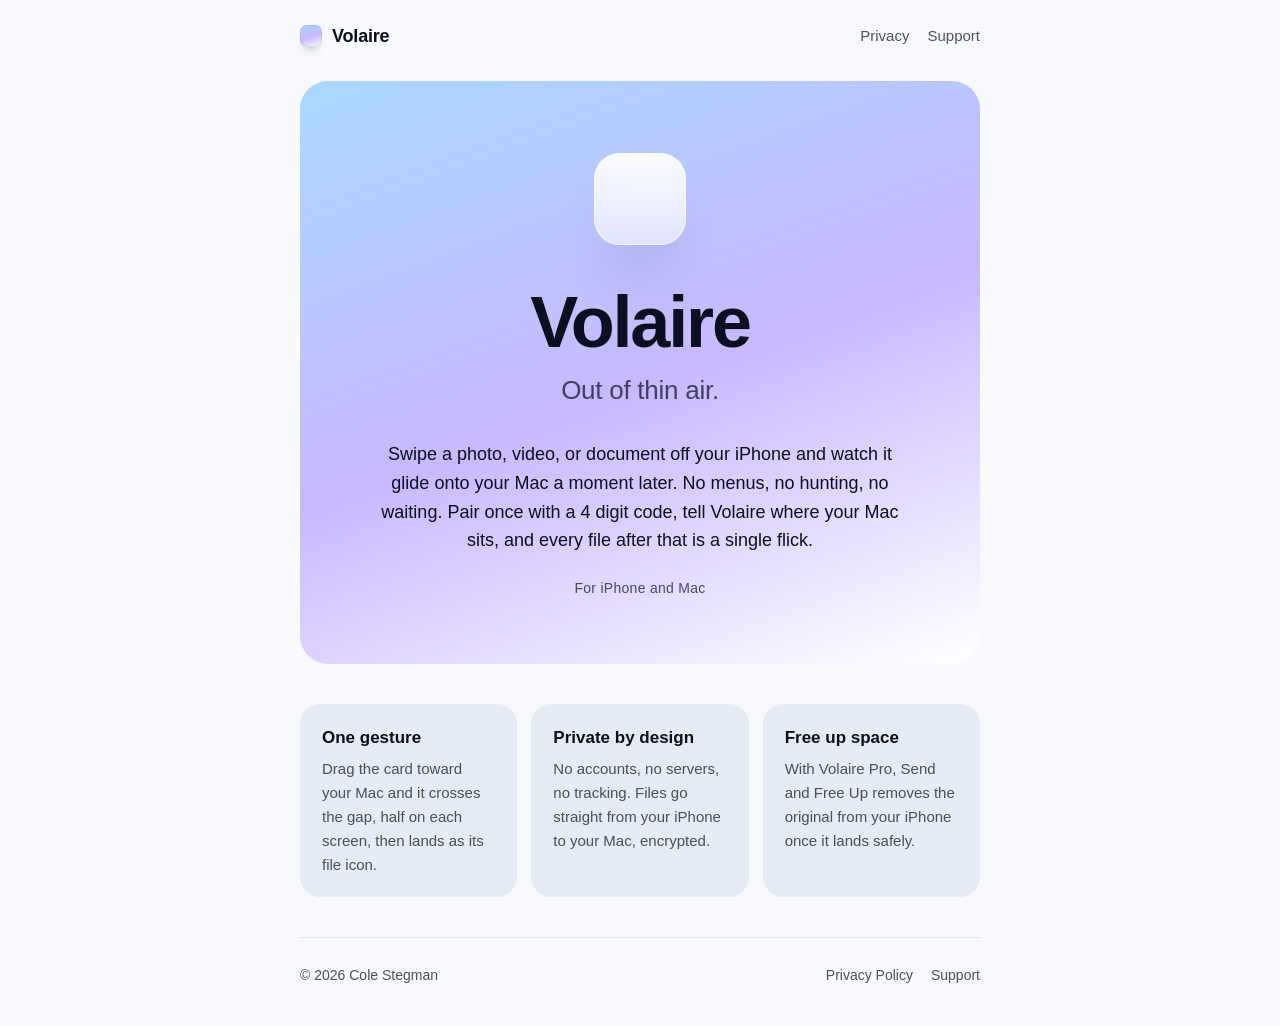
<file: index.html>
<!doctype html>
<html lang="en">
<head>
  <meta charset="utf-8">
  <meta name="viewport" content="width=device-width, initial-scale=1">
  <title>Volaire</title>
  <meta name="description" content="Volaire. Out of thin air. Swipe a photo or file off your iPhone and watch it land on your Mac.">
  <meta name="color-scheme" content="light dark">
  <meta name="theme-color" content="#F7F9FC" media="(prefers-color-scheme: light)">
  <meta name="theme-color" content="#0B1020" media="(prefers-color-scheme: dark)">
  <link rel="stylesheet" href="style.css">
</head>
<body>
  <div class="wrap">
    <header class="top">
      <a class="brand" href="./" aria-current="page"><span class="mark" aria-hidden="true"></span>Volaire</a>
      <nav aria-label="Site">
        <a href="privacy.html">Privacy</a>
        <a href="support.html">Support</a>
      </nav>
    </header>

    <main>
      <section class="hero">
        <div class="tile" aria-hidden="true"></div>
        <h1>Volaire</h1>
        <p class="tagline">Out of thin air.</p>
        <p class="lede">Swipe a photo, video, or document off your iPhone and watch it glide onto your Mac a moment later. No menus, no hunting, no waiting. Pair once with a 4 digit code, tell Volaire where your Mac sits, and every file after that is a single flick.</p>
        <p class="platforms">For iPhone and Mac</p>
      </section>

      <section class="cards" aria-label="Highlights">
        <div class="card">
          <h3>One gesture</h3>
          <p>Drag the card toward your Mac and it crosses the gap, half on each screen, then lands as its file icon.</p>
        </div>
        <div class="card">
          <h3>Private by design</h3>
          <p>No accounts, no servers, no tracking. Files go straight from your iPhone to your Mac, encrypted.</p>
        </div>
        <div class="card">
          <h3>Free up space</h3>
          <p>With Volaire Pro, Send and Free Up removes the original from your iPhone once it lands safely.</p>
        </div>
      </section>
    </main>

    <footer>
      <span>&copy; 2026 Cole Stegman</span>
      <nav aria-label="Legal">
        <a href="privacy.html">Privacy Policy</a>
        <a href="support.html">Support</a>
      </nav>
    </footer>
  </div>
</body>
</html>
</file>
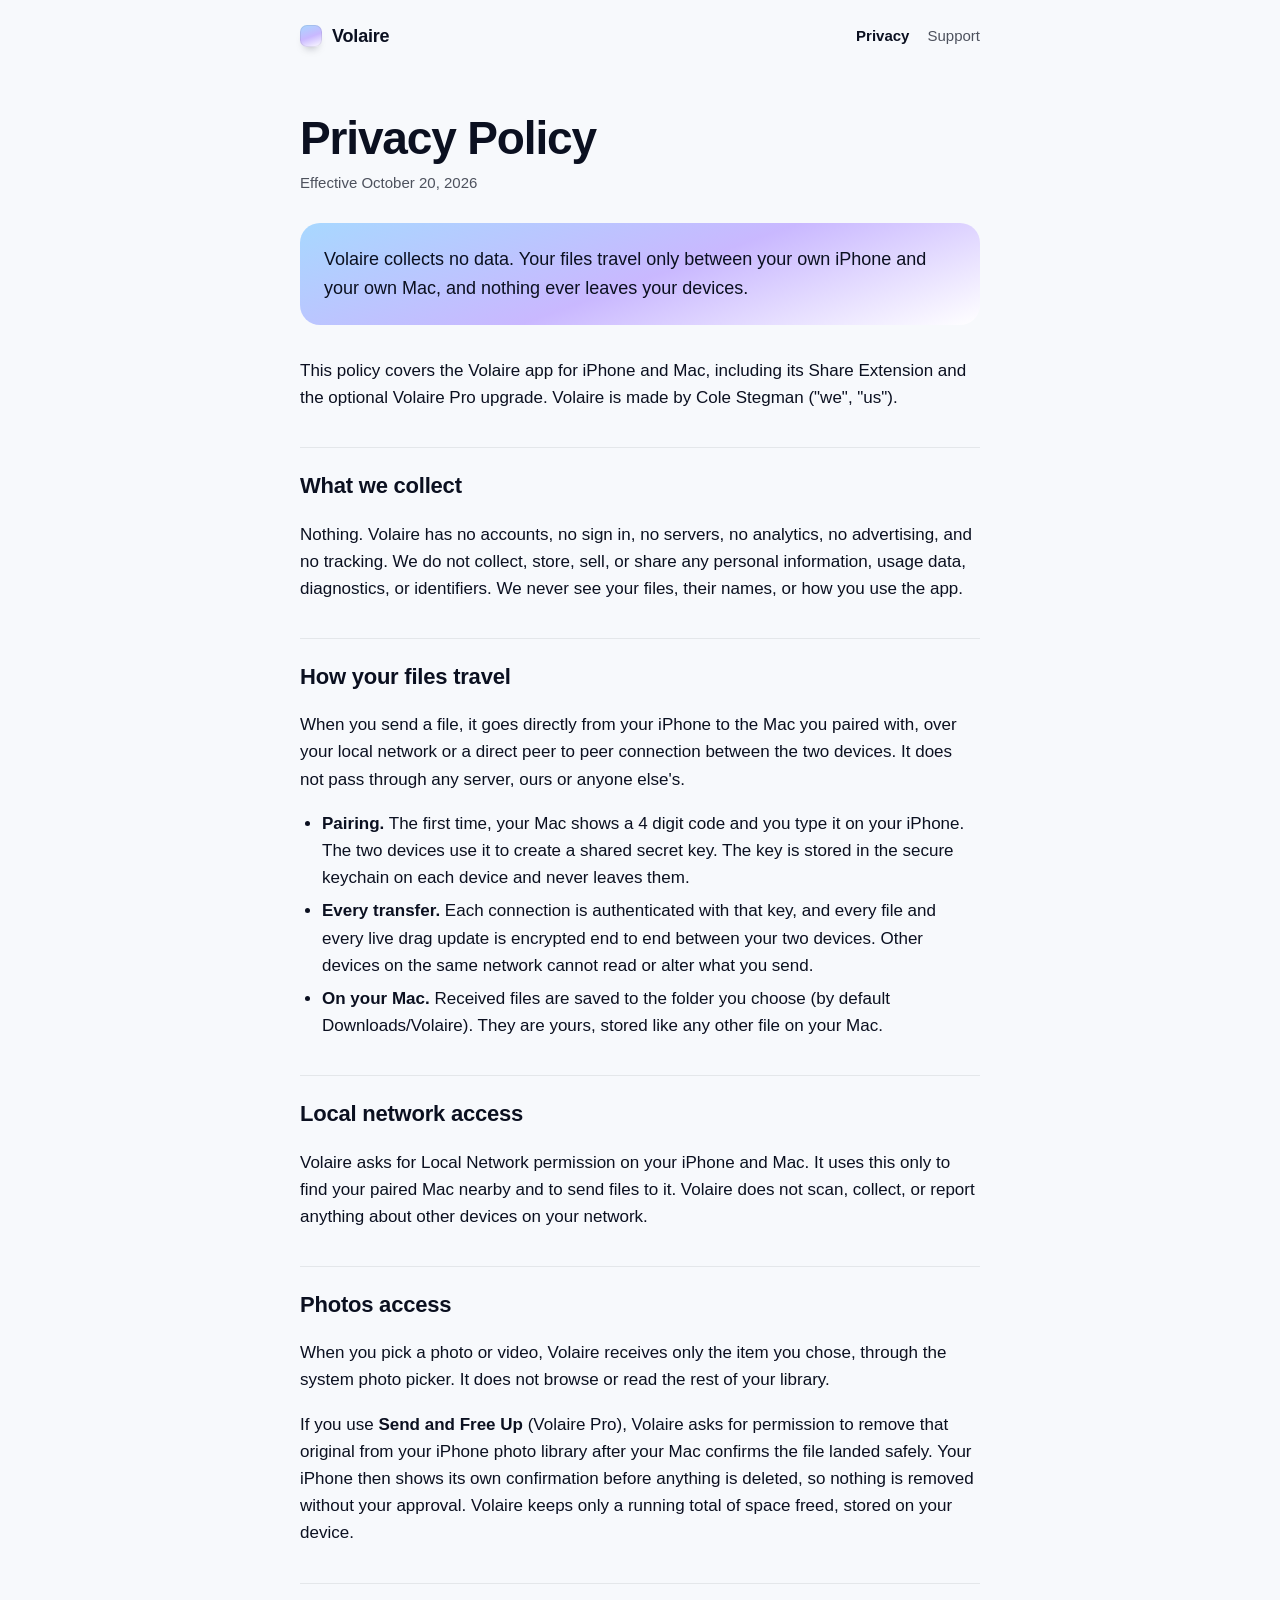
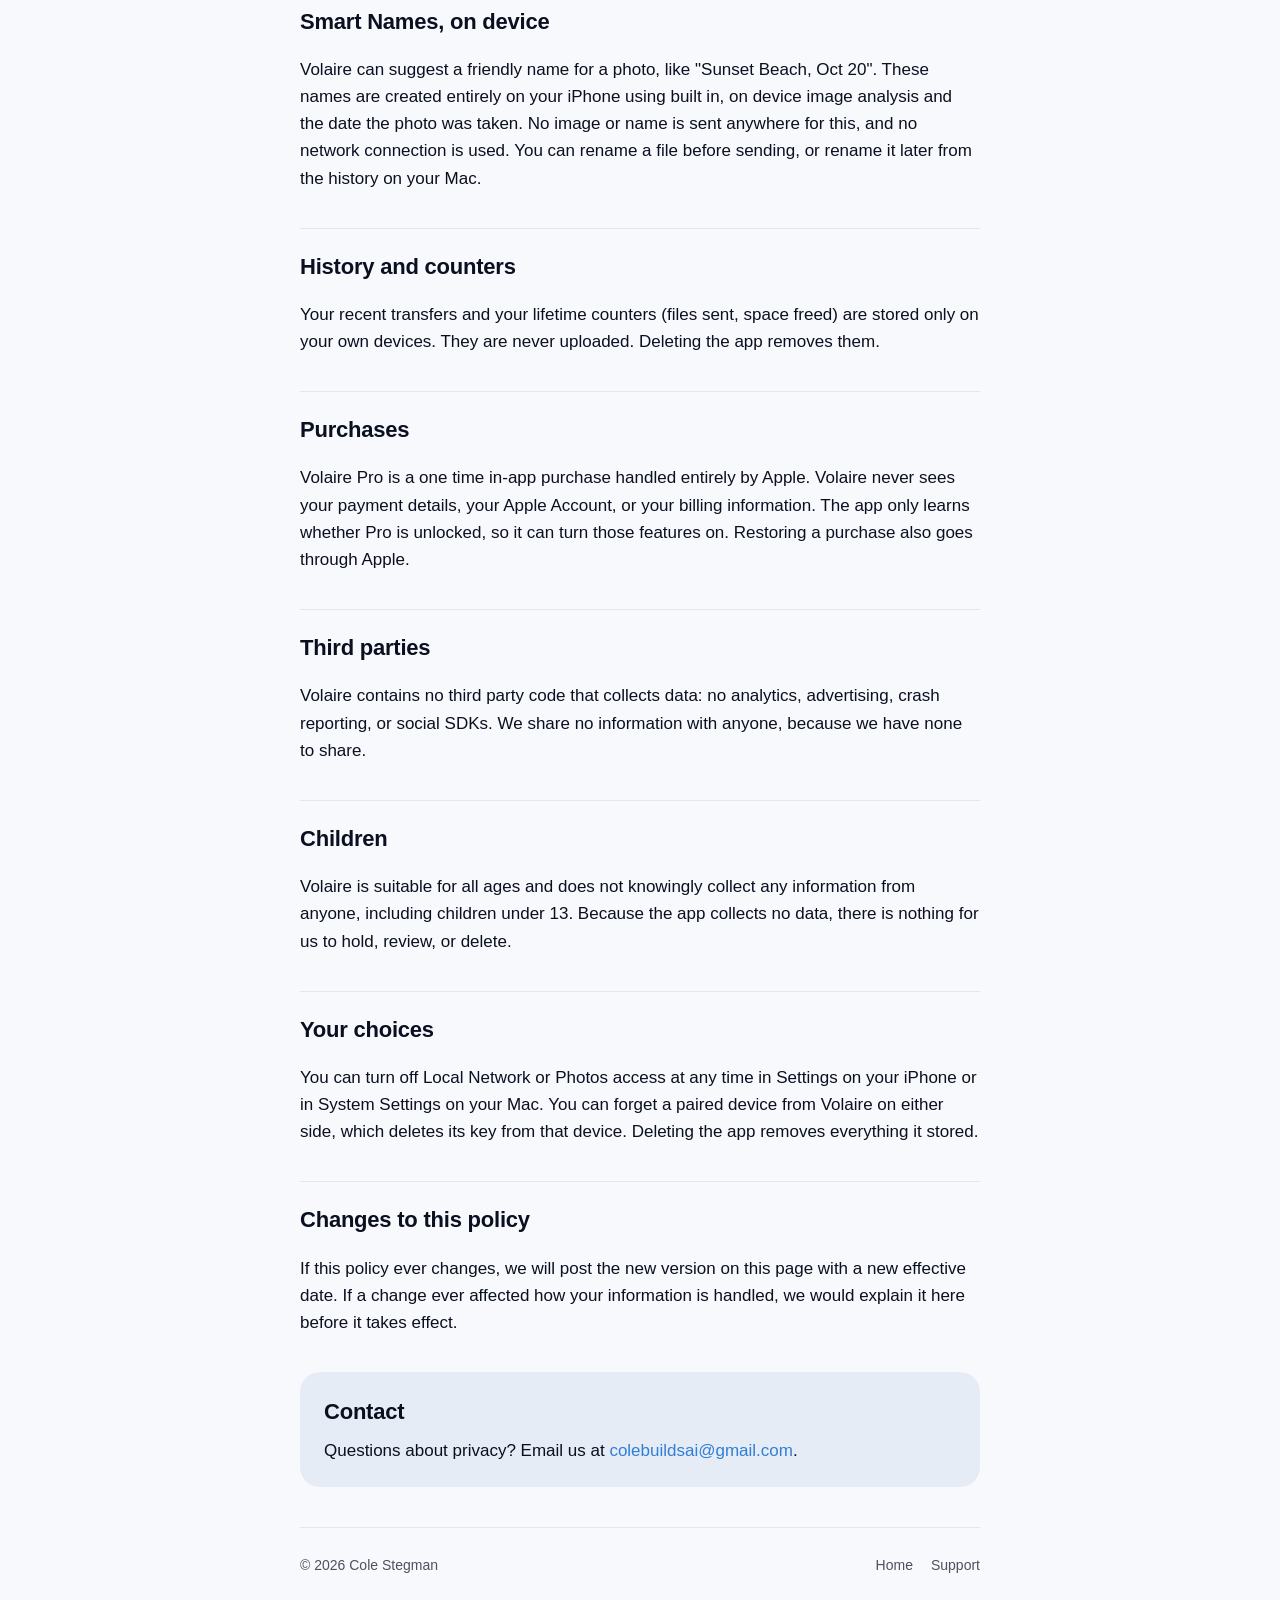
<file: privacy.html>
<!doctype html>
<html lang="en">
<head>
  <meta charset="utf-8">
  <meta name="viewport" content="width=device-width, initial-scale=1">
  <title>Volaire Privacy</title>
  <meta name="description" content="Volaire privacy policy. Volaire collects no data. Files travel only between your own paired devices.">
  <meta name="color-scheme" content="light dark">
  <meta name="theme-color" content="#F7F9FC" media="(prefers-color-scheme: light)">
  <meta name="theme-color" content="#0B1020" media="(prefers-color-scheme: dark)">
  <link rel="stylesheet" href="style.css">
</head>
<body>
  <div class="wrap">
    <header class="top">
      <a class="brand" href="./"><span class="mark" aria-hidden="true"></span>Volaire</a>
      <nav aria-label="Site">
        <a href="privacy.html" aria-current="page">Privacy</a>
        <a href="support.html">Support</a>
      </nav>
    </header>

    <main class="doc">
      <h1>Privacy Policy</h1>
      <p class="meta">Effective October 20, 2026</p>

      <p class="summary">Volaire collects no data. Your files travel only between your own iPhone and your own Mac, and nothing ever leaves your devices.</p>

      <p>This policy covers the Volaire app for iPhone and Mac, including its Share Extension and the optional Volaire Pro upgrade. Volaire is made by Cole Stegman ("we", "us").</p>

      <h2>What we collect</h2>
      <p>Nothing. Volaire has no accounts, no sign in, no servers, no analytics, no advertising, and no tracking. We do not collect, store, sell, or share any personal information, usage data, diagnostics, or identifiers. We never see your files, their names, or how you use the app.</p>

      <h2>How your files travel</h2>
      <p>When you send a file, it goes directly from your iPhone to the Mac you paired with, over your local network or a direct peer to peer connection between the two devices. It does not pass through any server, ours or anyone else's.</p>
      <ul>
        <li><strong>Pairing.</strong> The first time, your Mac shows a 4 digit code and you type it on your iPhone. The two devices use it to create a shared secret key. The key is stored in the secure keychain on each device and never leaves them.</li>
        <li><strong>Every transfer.</strong> Each connection is authenticated with that key, and every file and every live drag update is encrypted end to end between your two devices. Other devices on the same network cannot read or alter what you send.</li>
        <li><strong>On your Mac.</strong> Received files are saved to the folder you choose (by default Downloads/Volaire). They are yours, stored like any other file on your Mac.</li>
      </ul>

      <h2>Local network access</h2>
      <p>Volaire asks for Local Network permission on your iPhone and Mac. It uses this only to find your paired Mac nearby and to send files to it. Volaire does not scan, collect, or report anything about other devices on your network.</p>

      <h2>Photos access</h2>
      <p>When you pick a photo or video, Volaire receives only the item you chose, through the system photo picker. It does not browse or read the rest of your library.</p>
      <p>If you use <strong>Send and Free Up</strong> (Volaire Pro), Volaire asks for permission to remove that original from your iPhone photo library after your Mac confirms the file landed safely. Your iPhone then shows its own confirmation before anything is deleted, so nothing is removed without your approval. Volaire keeps only a running total of space freed, stored on your device.</p>

      <h2>Smart Names, on device</h2>
      <p>Volaire can suggest a friendly name for a photo, like "Sunset Beach, Oct 20". These names are created entirely on your iPhone using built in, on device image analysis and the date the photo was taken. No image or name is sent anywhere for this, and no network connection is used. You can rename a file before sending, or rename it later from the history on your Mac.</p>

      <h2>History and counters</h2>
      <p>Your recent transfers and your lifetime counters (files sent, space freed) are stored only on your own devices. They are never uploaded. Deleting the app removes them.</p>

      <h2>Purchases</h2>
      <p>Volaire Pro is a one time in-app purchase handled entirely by Apple. Volaire never sees your payment details, your Apple Account, or your billing information. The app only learns whether Pro is unlocked, so it can turn those features on. Restoring a purchase also goes through Apple.</p>

      <h2>Third parties</h2>
      <p>Volaire contains no third party code that collects data: no analytics, advertising, crash reporting, or social SDKs. We share no information with anyone, because we have none to share.</p>

      <h2>Children</h2>
      <p>Volaire is suitable for all ages and does not knowingly collect any information from anyone, including children under 13. Because the app collects no data, there is nothing for us to hold, review, or delete.</p>

      <h2>Your choices</h2>
      <p>You can turn off Local Network or Photos access at any time in Settings on your iPhone or in System Settings on your Mac. You can forget a paired device from Volaire on either side, which deletes its key from that device. Deleting the app removes everything it stored.</p>

      <h2>Changes to this policy</h2>
      <p>If this policy ever changes, we will post the new version on this page with a new effective date. If a change ever affected how your information is handled, we would explain it here before it takes effect.</p>

      <div class="contact">
        <h2 style="border:0;margin-top:0;padding-top:0">Contact</h2>
        <p>Questions about privacy? Email us at <a href="mailto:colebuildsai@gmail.com?subject=Volaire%20privacy">colebuildsai@gmail.com</a>.</p>
      </div>
    </main>

    <footer>
      <span>&copy; 2026 Cole Stegman</span>
      <nav aria-label="Legal">
        <a href="./">Home</a>
        <a href="support.html">Support</a>
      </nav>
    </footer>
  </div>
</body>
</html>
</file>
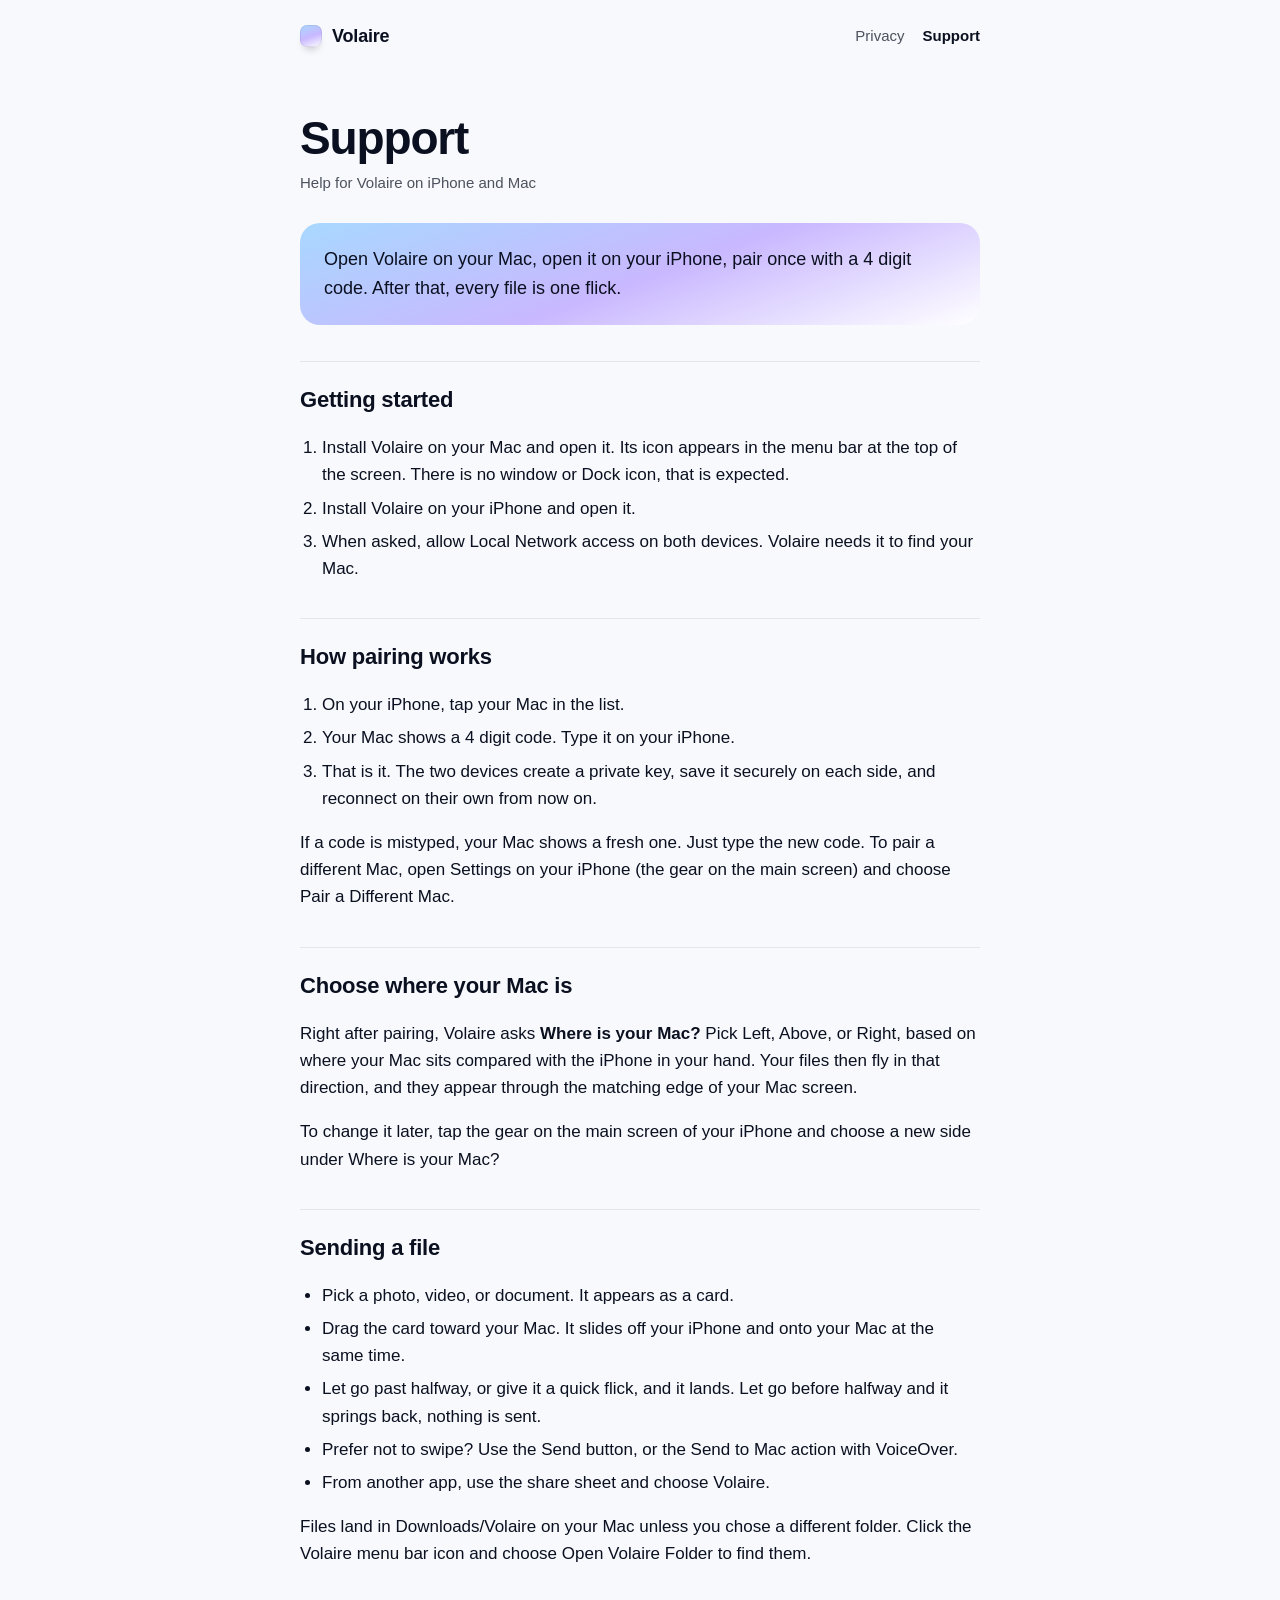
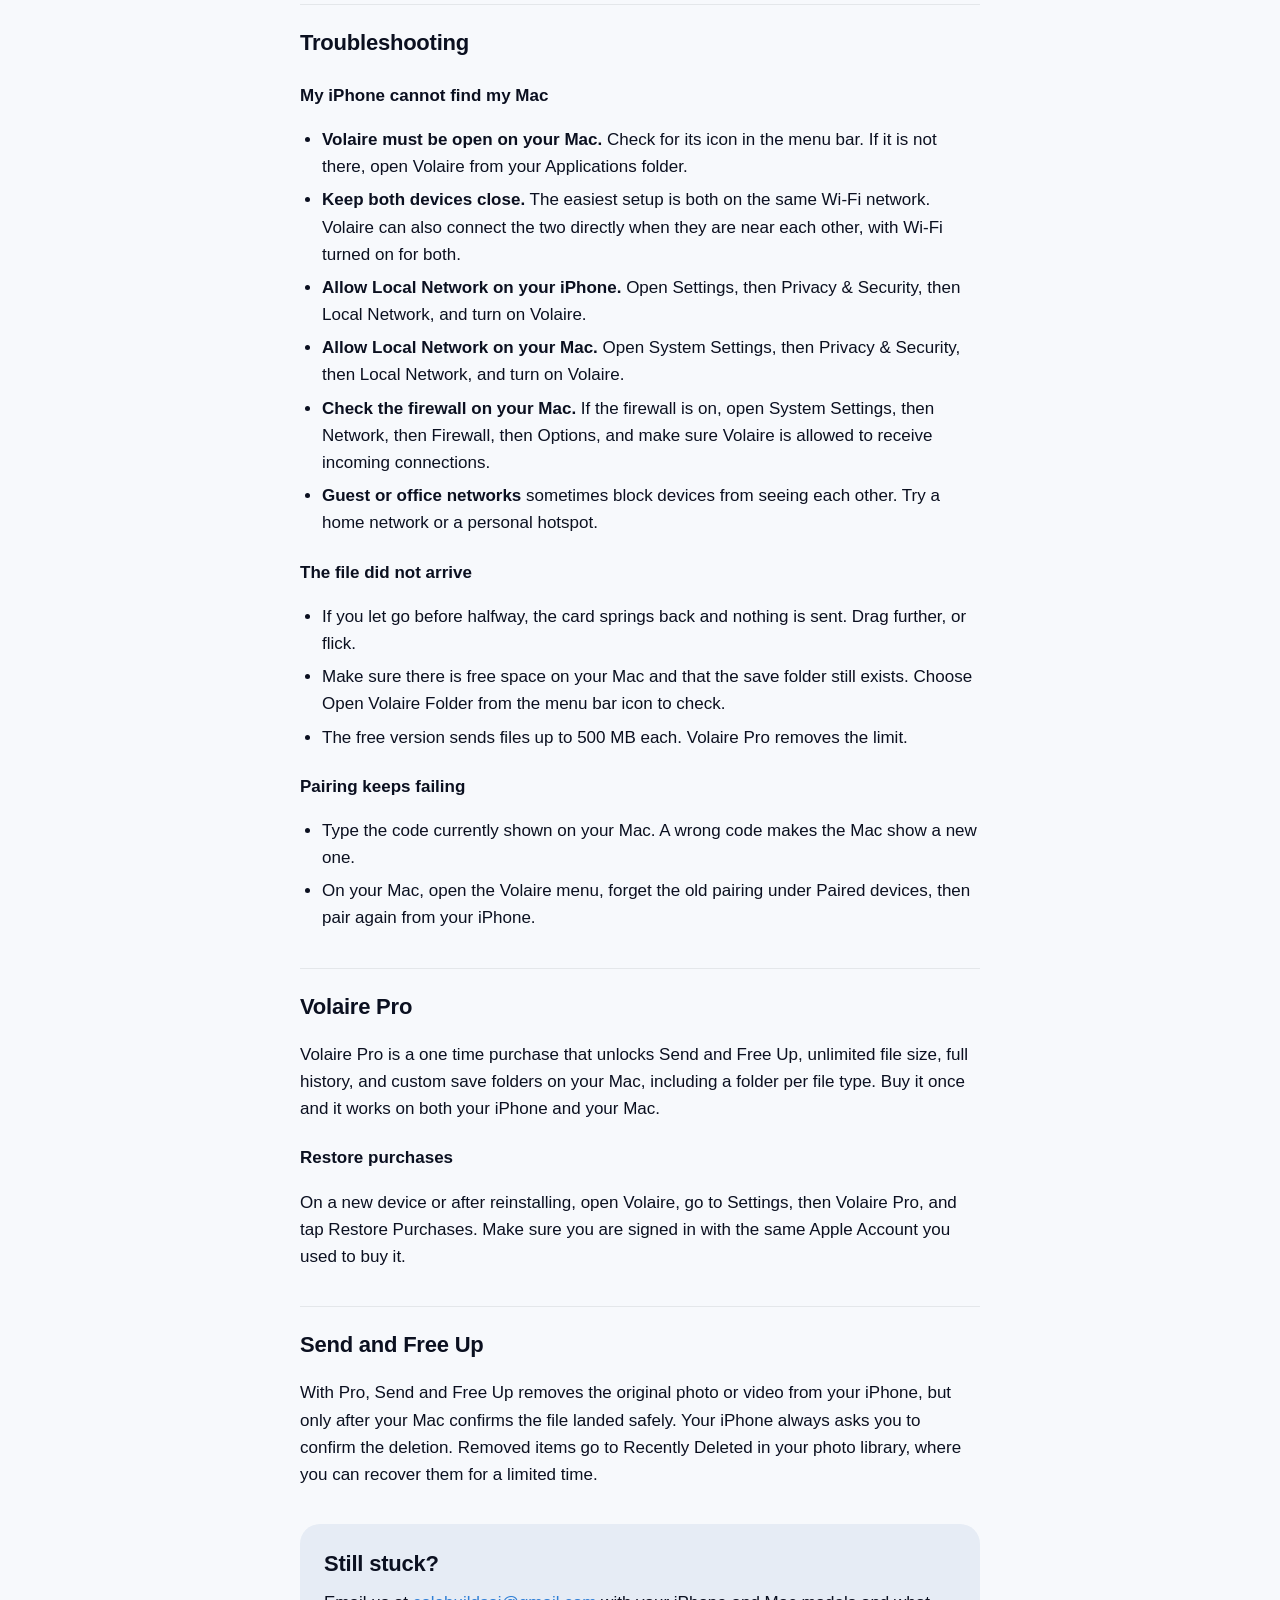
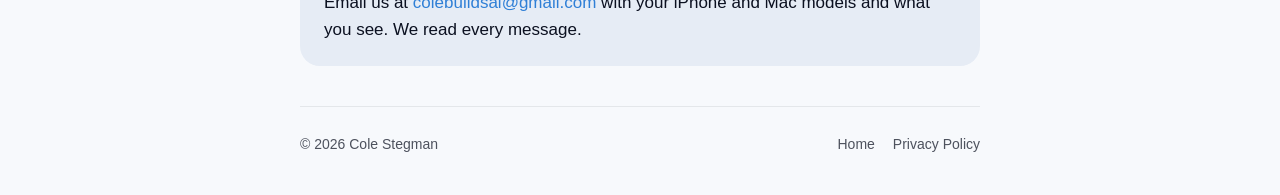
<file: support.html>
<!doctype html>
<html lang="en">
<head>
  <meta charset="utf-8">
  <meta name="viewport" content="width=device-width, initial-scale=1">
  <title>Volaire Support</title>
  <meta name="description" content="Volaire support. Pairing, troubleshooting, choosing where your Mac is, and restoring purchases.">
  <meta name="color-scheme" content="light dark">
  <meta name="theme-color" content="#F7F9FC" media="(prefers-color-scheme: light)">
  <meta name="theme-color" content="#0B1020" media="(prefers-color-scheme: dark)">
  <link rel="stylesheet" href="style.css">
</head>
<body>
  <div class="wrap">
    <header class="top">
      <a class="brand" href="./"><span class="mark" aria-hidden="true"></span>Volaire</a>
      <nav aria-label="Site">
        <a href="privacy.html">Privacy</a>
        <a href="support.html" aria-current="page">Support</a>
      </nav>
    </header>

    <main class="doc">
      <h1>Support</h1>
      <p class="meta">Help for Volaire on iPhone and Mac</p>

      <p class="summary">Open Volaire on your Mac, open it on your iPhone, pair once with a 4 digit code. After that, every file is one flick.</p>

      <h2>Getting started</h2>
      <ol>
        <li>Install Volaire on your Mac and open it. Its icon appears in the menu bar at the top of the screen. There is no window or Dock icon, that is expected.</li>
        <li>Install Volaire on your iPhone and open it.</li>
        <li>When asked, allow Local Network access on both devices. Volaire needs it to find your Mac.</li>
      </ol>

      <h2>How pairing works</h2>
      <ol>
        <li>On your iPhone, tap your Mac in the list.</li>
        <li>Your Mac shows a 4 digit code. Type it on your iPhone.</li>
        <li>That is it. The two devices create a private key, save it securely on each side, and reconnect on their own from now on.</li>
      </ol>
      <p>If a code is mistyped, your Mac shows a fresh one. Just type the new code. To pair a different Mac, open Settings on your iPhone (the gear on the main screen) and choose Pair a Different Mac.</p>

      <h2>Choose where your Mac is</h2>
      <p>Right after pairing, Volaire asks <strong>Where is your Mac?</strong> Pick Left, Above, or Right, based on where your Mac sits compared with the iPhone in your hand. Your files then fly in that direction, and they appear through the matching edge of your Mac screen.</p>
      <p>To change it later, tap the gear on the main screen of your iPhone and choose a new side under Where is your Mac?</p>

      <h2>Sending a file</h2>
      <ul>
        <li>Pick a photo, video, or document. It appears as a card.</li>
        <li>Drag the card toward your Mac. It slides off your iPhone and onto your Mac at the same time.</li>
        <li>Let go past halfway, or give it a quick flick, and it lands. Let go before halfway and it springs back, nothing is sent.</li>
        <li>Prefer not to swipe? Use the Send button, or the Send to Mac action with VoiceOver.</li>
        <li>From another app, use the share sheet and choose Volaire.</li>
      </ul>
      <p>Files land in Downloads/Volaire on your Mac unless you chose a different folder. Click the Volaire menu bar icon and choose Open Volaire Folder to find them.</p>

      <h2>Troubleshooting</h2>
      <h3>My iPhone cannot find my Mac</h3>
      <ul>
        <li><strong>Volaire must be open on your Mac.</strong> Check for its icon in the menu bar. If it is not there, open Volaire from your Applications folder.</li>
        <li><strong>Keep both devices close.</strong> The easiest setup is both on the same Wi-Fi network. Volaire can also connect the two directly when they are near each other, with Wi-Fi turned on for both.</li>
        <li><strong>Allow Local Network on your iPhone.</strong> Open Settings, then Privacy &amp; Security, then Local Network, and turn on Volaire.</li>
        <li><strong>Allow Local Network on your Mac.</strong> Open System Settings, then Privacy &amp; Security, then Local Network, and turn on Volaire.</li>
        <li><strong>Check the firewall on your Mac.</strong> If the firewall is on, open System Settings, then Network, then Firewall, then Options, and make sure Volaire is allowed to receive incoming connections.</li>
        <li><strong>Guest or office networks</strong> sometimes block devices from seeing each other. Try a home network or a personal hotspot.</li>
      </ul>

      <h3>The file did not arrive</h3>
      <ul>
        <li>If you let go before halfway, the card springs back and nothing is sent. Drag further, or flick.</li>
        <li>Make sure there is free space on your Mac and that the save folder still exists. Choose Open Volaire Folder from the menu bar icon to check.</li>
        <li>The free version sends files up to 500 MB each. Volaire Pro removes the limit.</li>
      </ul>

      <h3>Pairing keeps failing</h3>
      <ul>
        <li>Type the code currently shown on your Mac. A wrong code makes the Mac show a new one.</li>
        <li>On your Mac, open the Volaire menu, forget the old pairing under Paired devices, then pair again from your iPhone.</li>
      </ul>

      <h2>Volaire Pro</h2>
      <p>Volaire Pro is a one time purchase that unlocks Send and Free Up, unlimited file size, full history, and custom save folders on your Mac, including a folder per file type. Buy it once and it works on both your iPhone and your Mac.</p>
      <h3>Restore purchases</h3>
      <p>On a new device or after reinstalling, open Volaire, go to Settings, then Volaire Pro, and tap Restore Purchases. Make sure you are signed in with the same Apple Account you used to buy it.</p>

      <h2>Send and Free Up</h2>
      <p>With Pro, Send and Free Up removes the original photo or video from your iPhone, but only after your Mac confirms the file landed safely. Your iPhone always asks you to confirm the deletion. Removed items go to Recently Deleted in your photo library, where you can recover them for a limited time.</p>

      <div class="contact">
        <h2 style="border:0;margin-top:0;padding-top:0">Still stuck?</h2>
        <p>Email us at <a href="mailto:colebuildsai@gmail.com?subject=Volaire%20support">colebuildsai@gmail.com</a> with your iPhone and Mac models and what you see. We read every message.</p>
      </div>
    </main>

    <footer>
      <span>&copy; 2026 Cole Stegman</span>
      <nav aria-label="Legal">
        <a href="./">Home</a>
        <a href="privacy.html">Privacy Policy</a>
      </nav>
    </footer>
  </div>
</body>
</html>
</file>
<file: style.css>
:root {
  --air: #F7F9FC;
  --ink: #0B1020;
  --ink-soft: rgba(11, 16, 32, 0.72);
  --sky: #2F7FD6;
  --sky-bright: #4FA8FF;
  --mist: #E6ECF5;
  --line: rgba(11, 16, 32, 0.08);
  --card: rgba(255, 255, 255, 0.62);
  --aura: linear-gradient(160deg, #A8D8FF 0%, #C9B8FF 52%, #FFFFFF 100%);
  --tile-shadow: 0 40px 60px -28px rgba(11, 16, 32, 0.28);
  color-scheme: light dark;
}

@media (prefers-color-scheme: dark) {
  :root {
    --air: #0B1020;
    --ink: #F2F5FA;
    --ink-soft: rgba(242, 245, 250, 0.74);
    --sky: #6CB8FF;
    --sky-bright: #6CB8FF;
    --mist: #1A2236;
    --line: rgba(242, 245, 250, 0.10);
    --card: rgba(26, 34, 54, 0.66);
    --aura: linear-gradient(160deg, #2A4A8F 0%, #4B3A8F 52%, #0B1020 100%);
    --tile-shadow: 0 40px 60px -28px rgba(0, 0, 0, 0.7);
  }
}

* { box-sizing: border-box; }

html { -webkit-text-size-adjust: 100%; }

body {
  margin: 0;
  background: var(--air);
  color: var(--ink);
  font-family: -apple-system, BlinkMacSystemFont, "SF Pro Text", "SF Pro Display", "Helvetica Neue", Helvetica, Arial, sans-serif;
  font-size: 17px;
  line-height: 1.6;
  -webkit-font-smoothing: antialiased;
}

a { color: var(--sky); text-decoration: none; }
a:hover, a:focus-visible { text-decoration: underline; text-underline-offset: 3px; }

.wrap { max-width: 720px; margin: 0 auto; padding: 0 20px; }

/* Header */
.top {
  display: flex;
  align-items: center;
  justify-content: space-between;
  padding: 22px 0;
}
.brand {
  display: inline-flex;
  align-items: center;
  gap: 10px;
  font-weight: 600;
  font-size: 18px;
  color: var(--ink);
  letter-spacing: -0.01em;
}
.brand:hover { text-decoration: none; }
.mark {
  width: 22px;
  height: 22px;
  border-radius: 7px;
  background: var(--aura);
  box-shadow: 0 6px 10px -6px rgba(11, 16, 32, 0.4), inset 0 0 0 1px var(--line);
}
.top nav { display: flex; gap: 18px; font-size: 15px; }
.top nav a { color: var(--ink-soft); }
.top nav a[aria-current="page"] { color: var(--ink); font-weight: 600; }

/* Hero */
.hero {
  position: relative;
  overflow: hidden;
  background: var(--aura);
  border-radius: 28px;
  padding: 72px 28px 64px;
  margin: 8px 0 40px;
  text-align: center;
}
.tile {
  width: 92px;
  height: 92px;
  margin: 0 auto 40px;
  border-radius: 26px;
  background: linear-gradient(180deg, rgba(255, 255, 255, 0.95), rgba(255, 255, 255, 0.55));
  box-shadow: var(--tile-shadow), inset 0 0 0 1px rgba(255, 255, 255, 0.6);
  animation: float 6s ease-in-out infinite;
}
@media (prefers-color-scheme: dark) {
  .tile {
    background: linear-gradient(180deg, rgba(242, 245, 250, 0.9), rgba(168, 216, 255, 0.45));
  }
}
@keyframes float {
  0%, 100% { transform: translateY(0); }
  50% { transform: translateY(-10px); }
}
@media (prefers-reduced-motion: reduce) {
  .tile { animation: none; }
}
.hero h1 {
  margin: 0;
  font-family: -apple-system, BlinkMacSystemFont, "SF Pro Display", "Helvetica Neue", Helvetica, Arial, sans-serif;
  font-size: clamp(44px, 10vw, 72px);
  font-weight: 600;
  letter-spacing: -0.03em;
  line-height: 1.05;
}
.tagline {
  margin: 10px 0 0;
  font-size: clamp(20px, 4.5vw, 26px);
  font-weight: 500;
  color: var(--ink-soft);
  letter-spacing: -0.01em;
}
.lede {
  max-width: 520px;
  margin: 28px auto 0;
  font-size: 18px;
}
.platforms {
  margin: 22px 0 0;
  font-size: 14px;
  color: var(--ink-soft);
  letter-spacing: 0.02em;
}

/* Cards */
.cards {
  display: grid;
  grid-template-columns: repeat(auto-fit, minmax(200px, 1fr));
  gap: 14px;
  margin-bottom: 40px;
}
.card {
  background: var(--mist);
  border-radius: 20px;
  padding: 20px 22px;
}
.card h3 { margin: 0 0 6px; font-size: 17px; font-weight: 600; }
.card p { margin: 0; font-size: 15px; color: var(--ink-soft); }

/* Document pages */
.doc { padding: 16px 0 40px; }
.doc h1 {
  font-family: -apple-system, BlinkMacSystemFont, "SF Pro Display", "Helvetica Neue", Helvetica, Arial, sans-serif;
  font-size: clamp(34px, 7vw, 46px);
  font-weight: 600;
  letter-spacing: -0.025em;
  line-height: 1.1;
  margin: 24px 0 8px;
}
.doc .meta { color: var(--ink-soft); font-size: 15px; margin: 0 0 28px; }
.doc .summary {
  background: var(--aura);
  border-radius: 20px;
  padding: 22px 24px;
  margin: 0 0 32px;
  font-size: 18px;
  font-weight: 500;
}
.doc h2 {
  font-size: 22px;
  font-weight: 600;
  letter-spacing: -0.01em;
  margin: 36px 0 8px;
  padding-top: 20px;
  border-top: 1px solid var(--line);
}
.doc h3 { font-size: 17px; font-weight: 600; margin: 22px 0 4px; }
.doc ul, .doc ol { padding-left: 22px; }
.doc li { margin: 6px 0; }
.doc code {
  font-family: ui-monospace, "SF Mono", Menlo, monospace;
  font-size: 0.92em;
  background: var(--mist);
  padding: 1px 6px;
  border-radius: 6px;
}
.contact {
  background: var(--mist);
  border-radius: 20px;
  padding: 22px 24px;
  margin-top: 36px;
}
.contact p { margin: 0; }

/* Footer */
footer {
  border-top: 1px solid var(--line);
  padding: 26px 0 40px;
  font-size: 14px;
  color: var(--ink-soft);
  display: flex;
  flex-wrap: wrap;
  gap: 8px 20px;
  justify-content: space-between;
}
footer nav { display: flex; gap: 18px; }
footer a { color: var(--ink-soft); }

@media (max-width: 480px) {
  body { font-size: 16px; }
  .wrap { padding: 0 16px; }
  .hero { padding: 56px 20px 48px; border-radius: 24px; }
  .tile { width: 76px; height: 76px; border-radius: 22px; margin-bottom: 32px; }
  .top nav { gap: 14px; }
}
</file>
